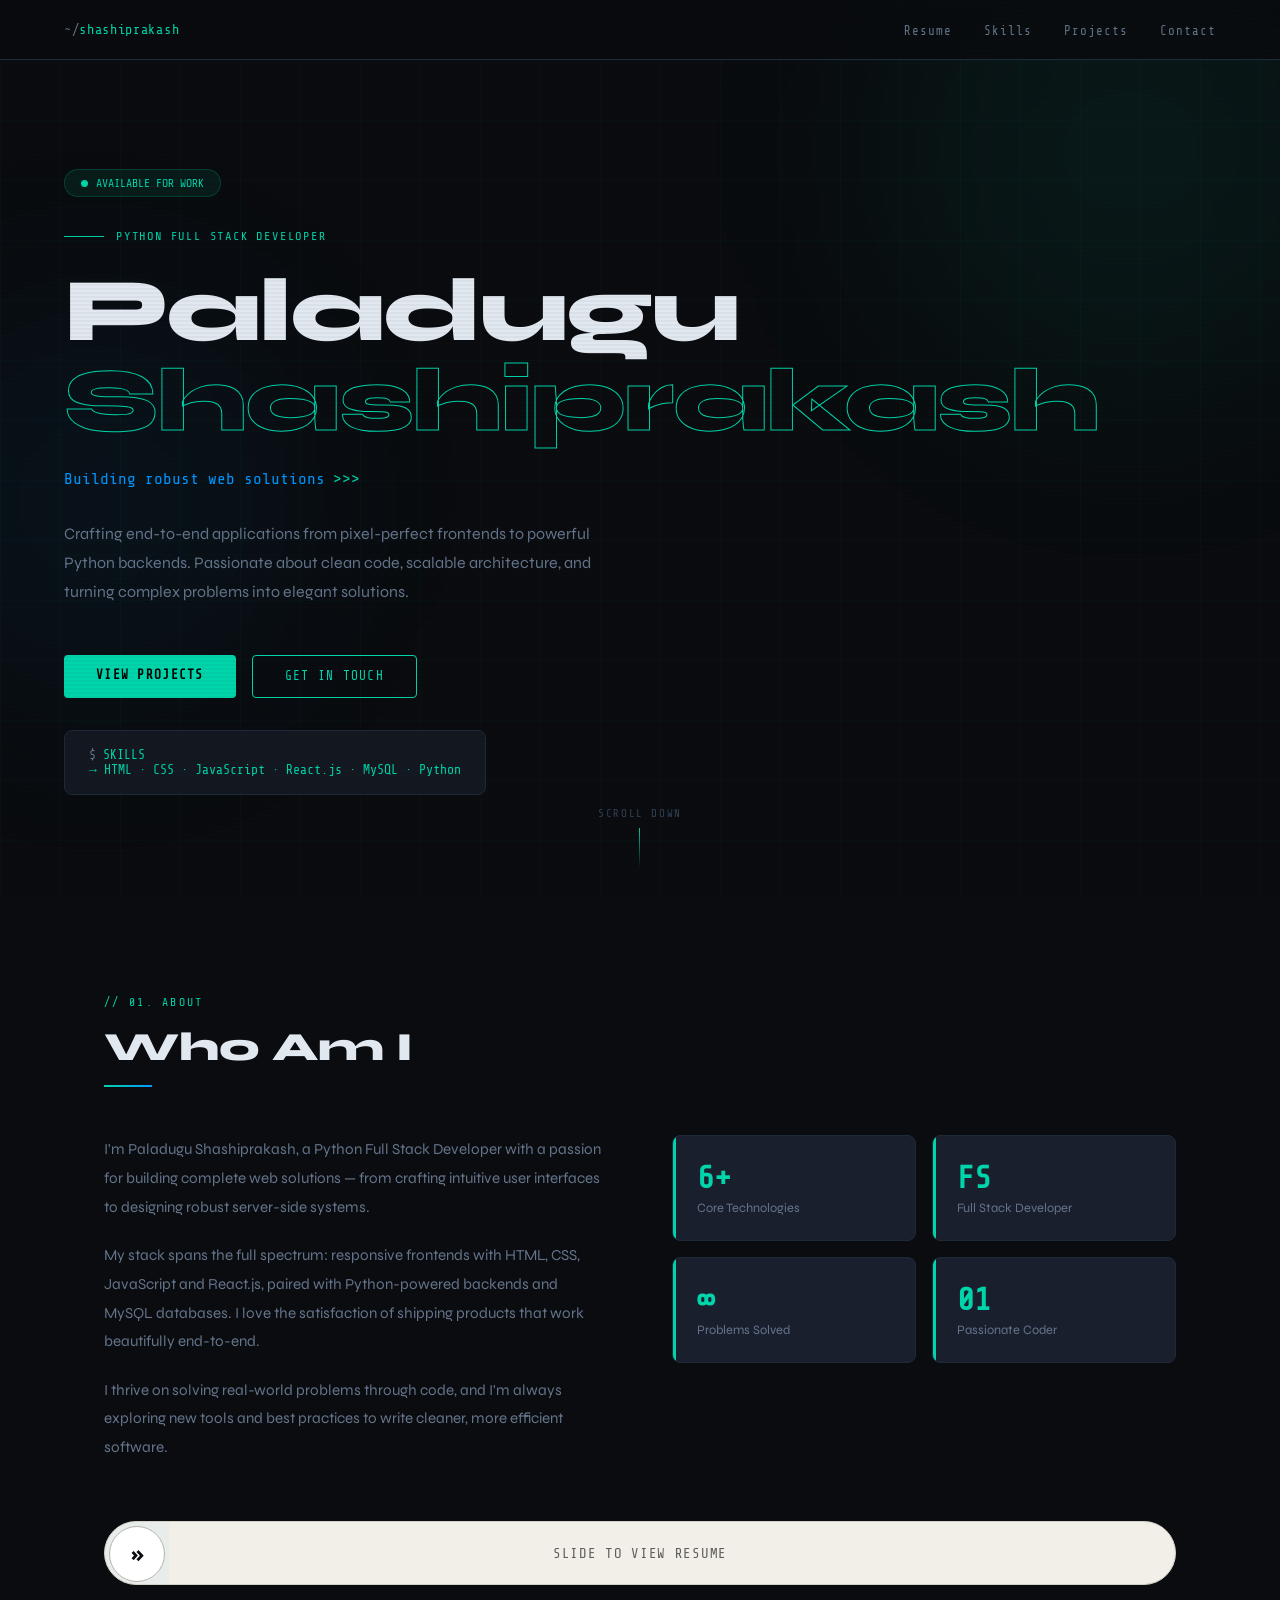
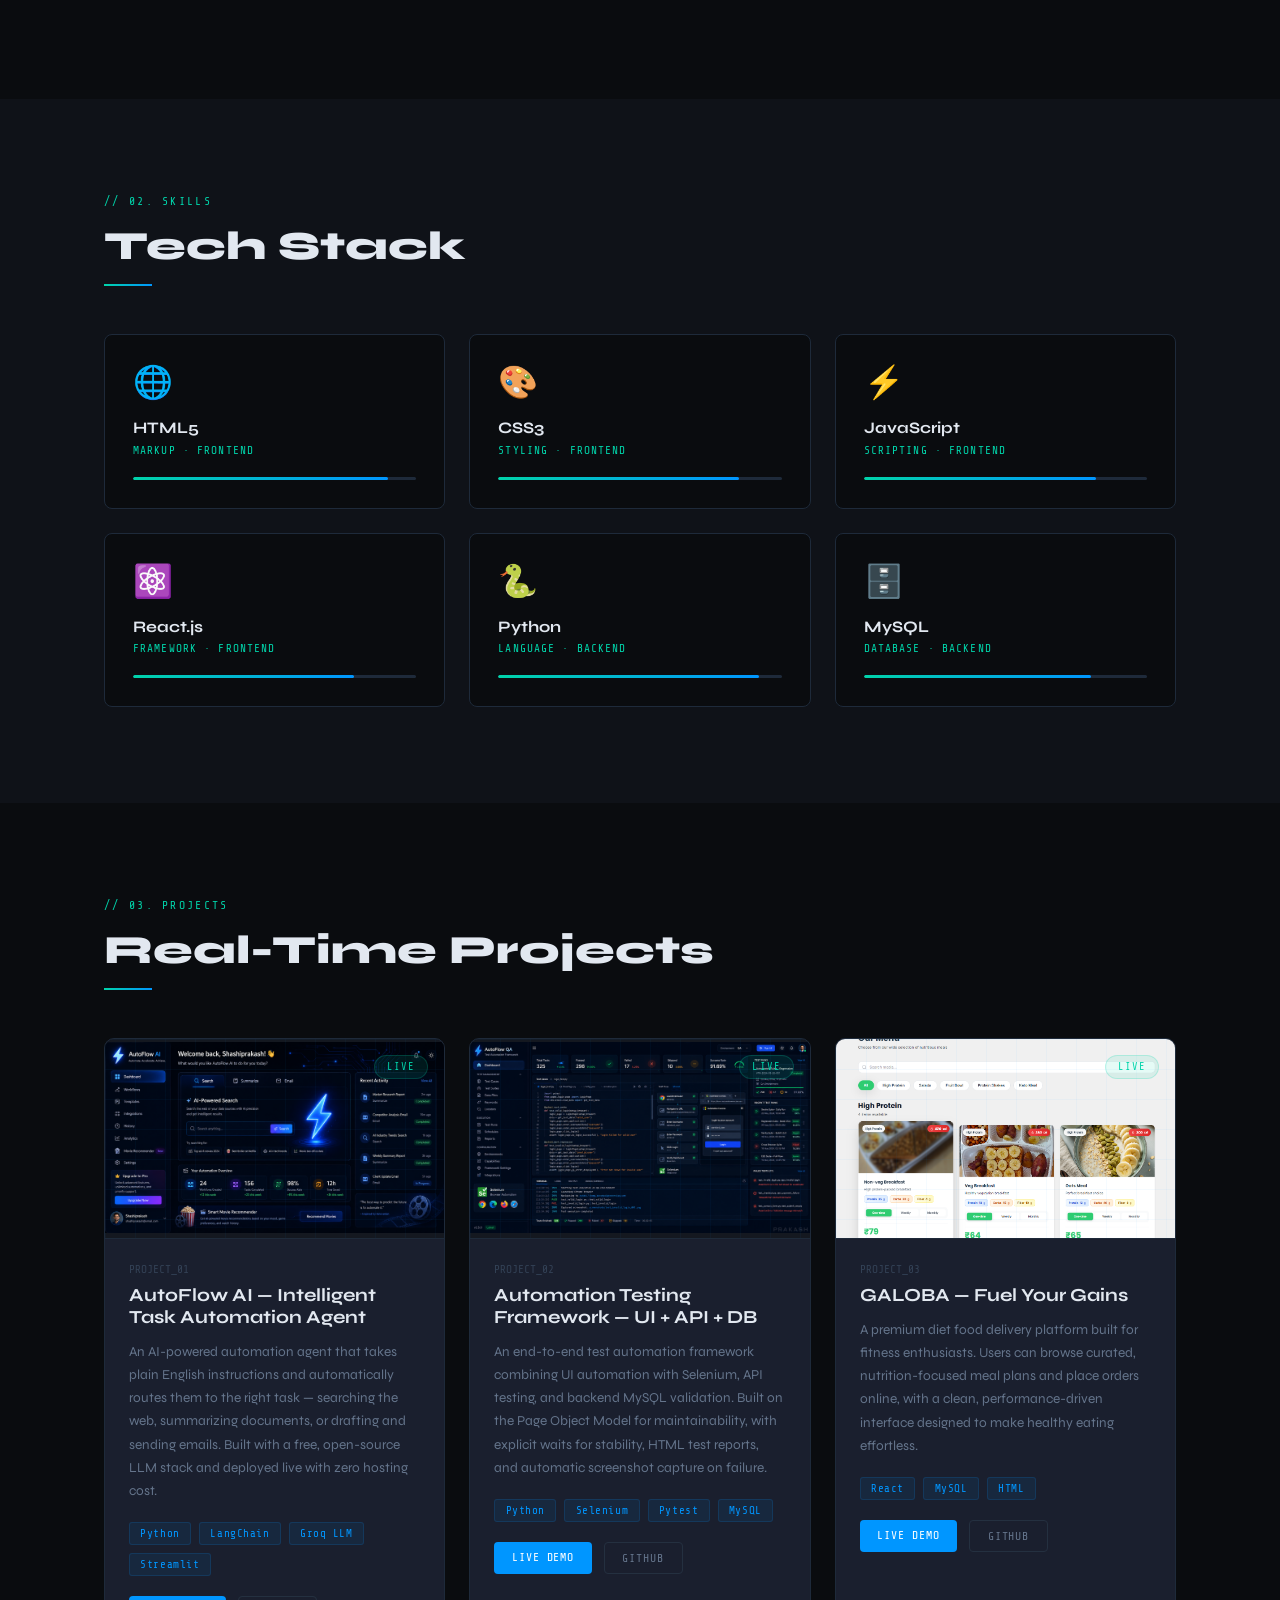
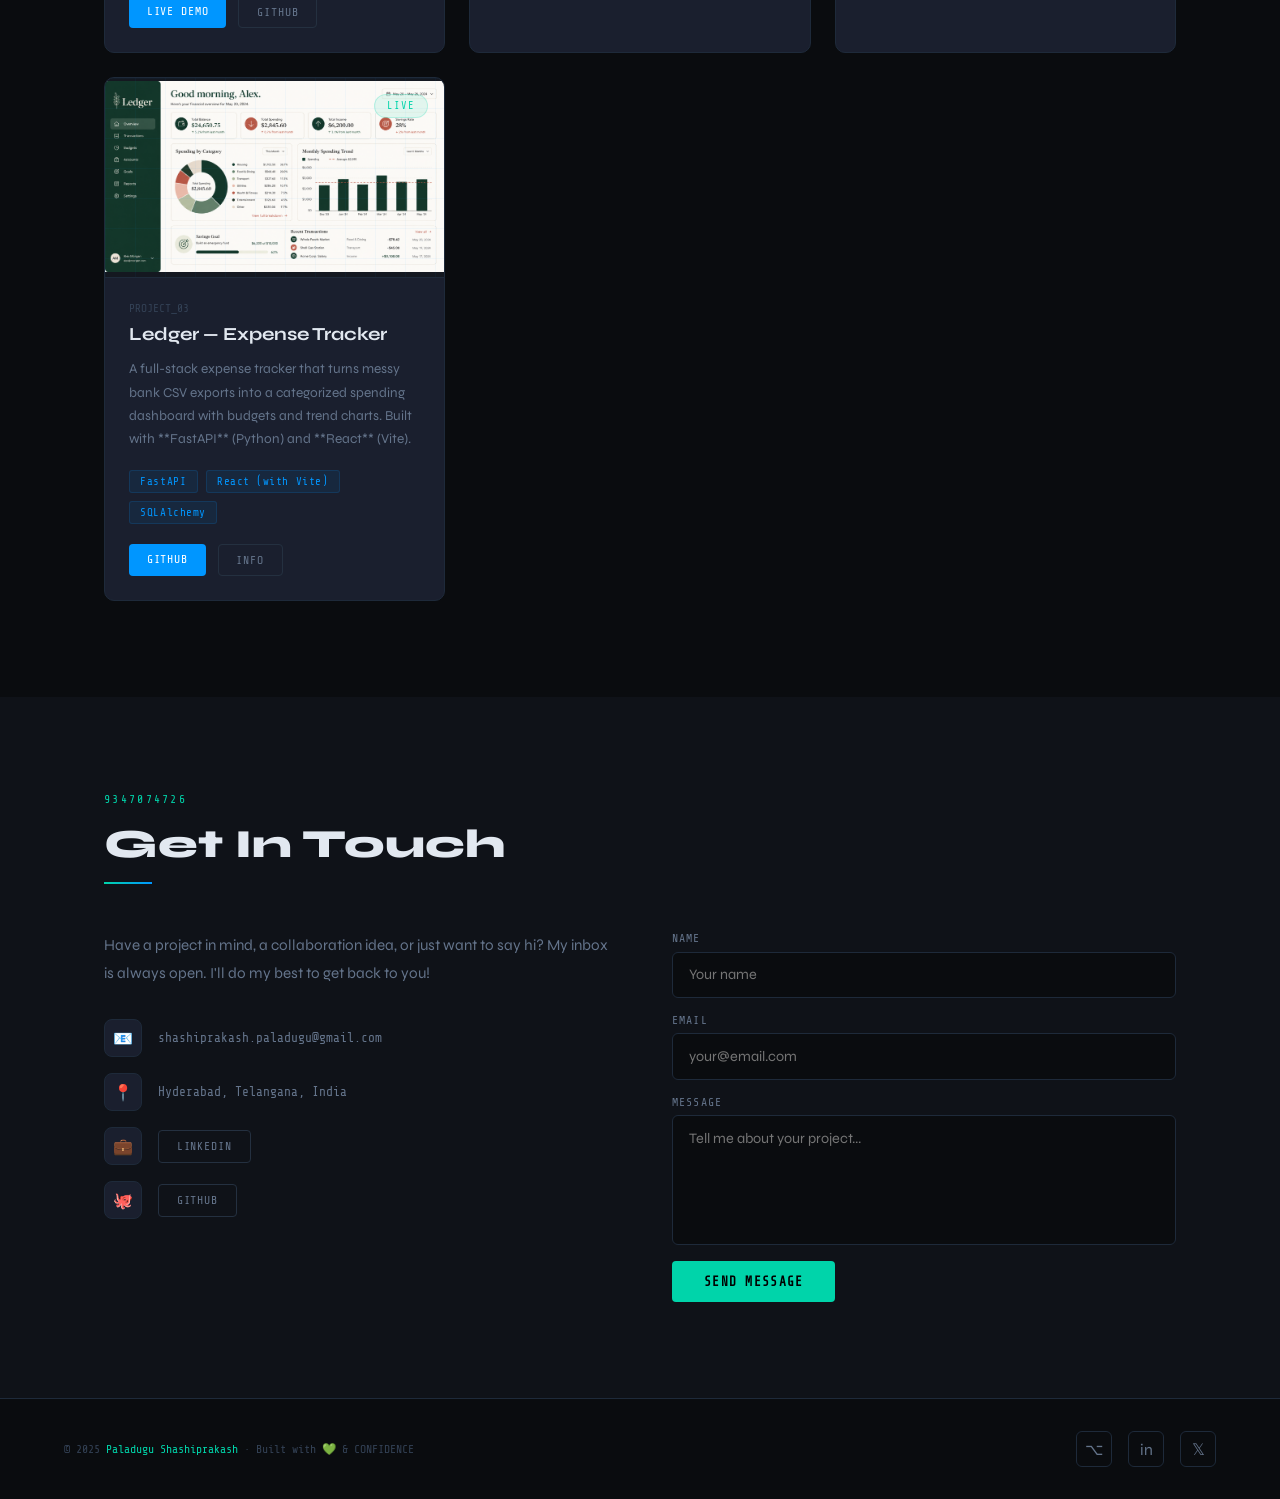
<file: index.html>
<!DOCTYPE html>
<html lang="en">
<head>
<meta charset="UTF-8">
<meta name="viewport" content="width=device-width, initial-scale=1.0">
<title>Paladugu Shashiprakash | Python Full Stack Developer</title>
<link href="https://fonts.googleapis.com/css2?family=Share+Tech+Mono&family=Syne:wght@400;600;700;800&display=swap" rel="stylesheet">
<style>
  :root {
    --bg: #0a0c0f;
    --bg2: #0f1218;
    --bg3: #141820;
    --surface: #1a1f2e;
    --border: #1e2a3a;
    --border2: #243040;
    --accent: #00d4aa;
    --accent2: #0096ff;
    --accent3: #7c3aed;
    --text: #e2e8f0;
    --muted: #64748b;
    --dim: #334155;
    --mono: 'Share Tech Mono', monospace;
    --sans: 'Syne', sans-serif;
  }
  *, *::before, *::after { box-sizing: border-box; margin: 0; padding: 0; }
  html { scroll-behavior: smooth; }
  body {
    background: var(--bg);
    color: var(--text);
    font-family: var(--sans);
    overflow-x: hidden;
    cursor: default;
  }

  /* SCANLINES OVERLAY */
  body::before {
    content: '';
    position: fixed;
    inset: 0;
    background: repeating-linear-gradient(0deg, transparent, transparent 2px, rgba(0,0,0,0.03) 2px, rgba(0,0,0,0.03) 4px);
    pointer-events: none;
    z-index: 9999;
  }

  /* GRID BG */
  .grid-bg {
    position: fixed;
    inset: 0;
    background-image:
      linear-gradient(rgba(0,212,170,0.03) 1px, transparent 1px),
      linear-gradient(90deg, rgba(0,212,170,0.03) 1px, transparent 1px);
    background-size: 60px 60px;
    pointer-events: none;
    z-index: 0;
  }

  /* NAV */
  nav {
    position: fixed;
    top: 0; left: 0; right: 0;
    z-index: 100;
    display: flex;
    align-items: center;
    justify-content: space-between;
    padding: 1.25rem 4rem;
    background: rgba(10,12,15,0.85);
    backdrop-filter: blur(12px);
    border-bottom: 1px solid var(--border);
  }
  .nav-logo {
    font-family: var(--mono);
    font-size: 0.85rem;
    color: var(--accent);
    letter-spacing: 0.05em;
  }
  .nav-logo span { color: var(--muted); }
  .nav-links { display: flex; gap: 2rem; list-style: none; }
  .nav-links a {
    font-family: var(--mono);
    font-size: 0.78rem;
    color: var(--muted);
    text-decoration: none;
    letter-spacing: 0.08em;
    transition: color 0.2s;
  }
  .nav-links a:hover { color: var(--accent); }

  /* SECTIONS */
  section { position: relative; z-index: 1; }

  /* HERO */
  #hero {
    min-height: 100vh;
    display: flex;
    align-items: center;
    padding: 8rem 4rem 4rem;
  }
  .hero-inner { max-width: 900px; }
  .hero-tag {
    font-family: var(--mono);
    font-size: 0.75rem;
    color: var(--accent);
    letter-spacing: 0.15em;
    margin-bottom: 1.5rem;
    display: flex;
    align-items: center;
    gap: 0.75rem;
  }
  .hero-tag::before {
    content: '';
    width: 40px; height: 1px;
    background: var(--accent);
  }
  .hero-name {
    font-size: clamp(2.8rem, 7vw, 6rem);
    font-weight: 800;
    line-height: 1;
    letter-spacing: -0.02em;
    margin-bottom: 0.5rem;
  }
  .hero-name .first { color: var(--text); }
  .hero-name .last {
    color: transparent;
    -webkit-text-stroke: 1px var(--accent);
  }
  .hero-role {
    font-family: var(--mono);
    font-size: 1rem;
    color: var(--accent2);
    margin: 1.5rem 0 2rem;
    display: flex;
    align-items: center;
    gap: 0.5rem;
  }
  .blink {
    animation: blink 1s step-end infinite;
    color: var(--accent);
  }
  @keyframes blink { 50% { opacity: 0; } }
  .hero-desc {
    font-size: 1rem;
    color: var(--muted);
    max-width: 560px;
    line-height: 1.8;
    margin-bottom: 3rem;
  }
  .hero-btns { display: flex; gap: 1rem; flex-wrap: wrap; }
  .btn {
    font-family: var(--mono);
    font-size: 0.8rem;
    letter-spacing: 0.1em;
    padding: 0.85rem 2rem;
    border-radius: 4px;
    cursor: pointer;
    text-decoration: none;
    transition: all 0.2s;
    display: inline-block;
  }
  .btn-primary {
    background: var(--accent);
    color: #000;
    border: none;
    font-weight: 600;
  }
  .btn-primary:hover { background: #00f0c0; transform: translateY(-2px); }
  .btn-outline {
    background: transparent;
    color: var(--accent);
    border: 1px solid var(--accent);
  }
  .btn-outline:hover { background: rgba(0,212,170,0.08); transform: translateY(-2px); }

  /* STATUS BADGE */
  .status-badge {
    display: inline-flex;
    align-items: center;
    gap: 0.5rem;
    font-family: var(--mono);
    font-size: 0.72rem;
    color: var(--accent);
    background: rgba(0,212,170,0.08);
    border: 1px solid rgba(0,212,170,0.2);
    padding: 0.4rem 1rem;
    border-radius: 100px;
    margin-bottom: 2rem;
  }
  .status-dot {
    width: 7px; height: 7px;
    background: var(--accent);
    border-radius: 50%;
    animation: pulse 2s ease-in-out infinite;
  }
  @keyframes pulse {
    0%, 100% { opacity: 1; transform: scale(1); }
    50% { opacity: 0.5; transform: scale(0.8); }
  }

  /* SECTION HEADER */
  .section-wrap { padding: 6rem 4rem; max-width: 1200px; margin: 0 auto; }
  .sec-label {
    font-family: var(--mono);
    font-size: 0.72rem;
    color: var(--accent);
    letter-spacing: 0.2em;
    margin-bottom: 1rem;
  }
  .sec-title {
    font-size: 2.5rem;
    font-weight: 800;
    line-height: 1.1;
    margin-bottom: 1rem;
  }
  .sec-line {
    width: 48px; height: 2px;
    background: linear-gradient(90deg, var(--accent), var(--accent2));
    margin-bottom: 3rem;
  }

  /* ABOUT */
  .about-grid {
    display: grid;
    grid-template-columns: 1fr 1fr;
    gap: 4rem;
    align-items: start;
  }
  .about-text p {
    color: var(--muted);
    line-height: 1.9;
    font-size: 0.95rem;
    margin-bottom: 1.2rem;
  }
  .about-stats {
    display: grid;
    grid-template-columns: 1fr 1fr;
    gap: 1rem;
  }
  .stat-box {
    background: var(--surface);
    border: 1px solid var(--border);
    border-radius: 8px;
    padding: 1.5rem;
    position: relative;
    overflow: hidden;
  }
  .stat-box::before {
    content: '';
    position: absolute;
    top: 0; left: 0;
    width: 3px; height: 100%;
    background: var(--accent);
  }
  .stat-num {
    font-size: 2rem;
    font-weight: 800;
    color: var(--accent);
    font-family: var(--mono);
  }
  .stat-label {
    font-size: 0.8rem;
    color: var(--muted);
    margin-top: 0.25rem;
  }
  /* RESUME SLIDER */
.resume-reveal {
  margin-top: 2.5rem;
}
.resume-track {
  position: relative;
  height: 60px;
  background: var(--surface);
  border: 1px solid var(--border);
  border-radius: 30px;
  overflow: hidden;
  user-select: none;
}
.resume-label {
  position: absolute;
  inset: 0;
  display: flex;
  align-items: center;
  justify-content: center;
  font-family: var(--mono);
  font-size: 0.8rem;
  letter-spacing: 0.05em;
  color: var(--muted);
  pointer-events: none;
  text-transform: uppercase;
}
.resume-fill {
  position: absolute;
  top: 0; left: 0;
  height: 100%;
  width: 60px;
  background: var(--accent);
  opacity: 0.15;
  border-radius: 30px 0 0 30px;
}
.resume-handle {
  position: absolute;
  top: 4px; left: 4px;
  width: 52px; height: 52px;
  background: var(--accent);
  color: var(--bg);
  border-radius: 50%;
  display: flex;
  align-items: center;
  justify-content: center;
  font-size: 1.2rem;
  font-weight: 800;
  cursor: grab;
  touch-action: none;
}
.resume-panel {
  margin-top: 1rem;
  max-height: 0;
  opacity: 0;
  overflow: hidden;
  transition: max-height 0.4s ease, opacity 0.4s ease;
  border: 1px solid var(--border);
  border-radius: 8px;
}
.resume-panel-header {
  display: flex;
  justify-content: space-between;
  align-items: center;
  padding: 0.75rem 1.25rem;
  border-bottom: 1px solid var(--border);
  font-family: var(--mono);
  font-size: 0.8rem;
  color: var(--muted);
}
.resume-panel-header a {
  color: var(--accent);
  text-decoration: none;
}
.resume-frame {
  width: 100%;
  height: 600px;
  border: none;
  display: block;
}

  /* SKILLS */
  #skills { background: var(--bg2); }
  .skills-grid {
    display: grid;
    grid-template-columns: repeat(auto-fit, minmax(280px, 1fr));
    gap: 1.5rem;
  }
  .skill-card {
    background: var(--bg);
    border: 1px solid var(--border);
    border-radius: 8px;
    padding: 1.75rem;
    transition: border-color 0.25s, transform 0.25s;
    position: relative;
    overflow: hidden;
  }
  .skill-card::after {
    content: '';
    position: absolute;
    inset: 0;
    background: linear-gradient(135deg, rgba(0,212,170,0.04), transparent);
    opacity: 0;
    transition: opacity 0.25s;
  }
  .skill-card:hover { border-color: rgba(0,212,170,0.4); transform: translateY(-3px); }
  .skill-card:hover::after { opacity: 1; }
  .skill-icon {
    font-size: 2rem;
    margin-bottom: 1rem;
  }
  .skill-name {
    font-size: 1rem;
    font-weight: 700;
    color: var(--text);
    margin-bottom: 0.4rem;
  }
  .skill-type {
    font-family: var(--mono);
    font-size: 0.7rem;
    color: var(--accent);
    letter-spacing: 0.1em;
  }
  .skill-bar-wrap {
    margin-top: 1.25rem;
    background: var(--border);
    height: 3px;
    border-radius: 2px;
    overflow: hidden;
  }
  .skill-bar {
    height: 100%;
    background: linear-gradient(90deg, var(--accent), var(--accent2));
    border-radius: 2px;
    animation: grow 1.5s ease forwards;
    transform-origin: left;
  }
.linkdin,
.github {
  display: inline-flex;
  align-items: center;
  justify-content: center;
  gap: 8px;
  width: 180px;
  height: 44px;
  border-radius: 10px;
  border: 1px solid #444;
  text-decoration: none;
  font-size: 14px;
  font-weight: 500;
  color: #fff;
  transition: opacity 0.2s ease;
}

.linkdin {
  background: #29b166;
}

.github {
  background: #29b166;
}

.linkedin:hover,
.github:hover {
  opacity: 0.85;
}
  @keyframes grow { from { transform: scaleX(0); } to { transform: scaleX(1); } }

  /* PROJECTS */
  .projects-grid {
    display: grid;
    grid-template-columns: repeat(auto-fit, minmax(340px, 1fr));
    gap: 1.5rem;
  }
  .project-card {
    background: var(--surface);
    border: 1px solid var(--border);
    border-radius: 10px;
    overflow: hidden;
    transition: border-color 0.25s, transform 0.25s;
  }
  .project-card:hover { border-color: rgba(0,150,255,0.5); transform: translateY(-4px); }
  .project-img {
    height: 200px;
    background: var(--bg3);
    display: flex;
    align-items: center;
    justify-content: center;
    border-bottom: 1px solid var(--border);
    position: relative;
    overflow: hidden;
  }
  .project-img-placeholder {
    font-family: var(--mono);
    font-size: 0.72rem;
    color: var(--dim);
    letter-spacing: 0.1em;
    text-align: center;
  }
  .project-img::before {
    content: '';
    position: absolute;
    inset: 0;
    background-image:
      linear-gradient(rgba(0,150,255,0.04) 1px, transparent 1px),
      linear-gradient(90deg, rgba(0,150,255,0.04) 1px, transparent 1px);
    background-size: 30px 30px;
  }
  .project-img img {
  width: 100%;
  height: 100%;
  object-fit: cover;
  object-position: center;
}
  .project-badge {
    position: absolute;
    top: 1rem; right: 1rem;
    font-family: var(--mono);
    font-size: 0.65rem;
    letter-spacing: 0.1em;
    padding: 0.3rem 0.75rem;
    border-radius: 100px;
    background: rgba(0,212,170,0.1);
    color: var(--accent);
    border: 1px solid rgba(0,212,170,0.2);
  }
  .project-body { padding: 1.5rem; }
  .project-num {
    font-family: var(--mono);
    font-size: 0.7rem;
    color: var(--dim);
    margin-bottom: 0.5rem;
  }
  .project-title {
    font-size: 1.15rem;
    font-weight: 700;
    color: var(--text);
    margin-bottom: 0.75rem;
  }
  .project-desc {
    font-size: 0.85rem;
    color: var(--muted);
    line-height: 1.7;
    margin-bottom: 1.25rem;
    min-height: 60px;
  }
  .project-tags { display: flex; flex-wrap: wrap; gap: 0.5rem; margin-bottom: 1.25rem; }
  .tag {
    font-family: var(--mono);
    font-size: 0.68rem;
    padding: 0.25rem 0.65rem;
    border-radius: 3px;
    background: rgba(0,150,255,0.08);
    color: var(--accent2);
    border: 1px solid rgba(0,150,255,0.15);
    letter-spacing: 0.05em;
  }
  .project-links { display: flex; gap: 0.75rem; }
  .proj-btn {
    font-family: var(--mono);
    font-size: 0.72rem;
    letter-spacing: 0.08em;
    padding: 0.55rem 1.1rem;
    border-radius: 4px;
    text-decoration: none;
    transition: all 0.2s;
  }
  .proj-btn-solid {
    background: var(--accent2);
    color: #fff;
  }
  .proj-btn-solid:hover { opacity: 0.85; }
  .proj-btn-ghost {
    border: 1px solid var(--border2);
    color: var(--muted);
  }
  .proj-btn-ghost:hover { border-color: var(--accent2); color: var(--accent2); }

  /* CONTACT */
  #contact { background: var(--bg2); }
  .contact-wrap {
    display: grid;
    grid-template-columns: 1fr 1fr;
    gap: 4rem;
    align-items: start;
  }
  .contact-info p {
    color: var(--muted);
    font-size: 0.95rem;
    line-height: 1.8;
    margin-bottom: 2rem;
  }
  .contact-items { display: flex; flex-direction: column; gap: 1rem; }
  .contact-item {
    display: flex;
    align-items: center;
    gap: 1rem;
    font-family: var(--mono);
    font-size: 0.8rem;
    color: var(--muted);
  }
  .contact-item-icon {
    width: 38px; height: 38px;
    background: var(--surface);
    border: 1px solid var(--border);
    border-radius: 8px;
    display: flex;
    align-items: center;
    justify-content: center;
    font-size: 1rem;
    flex-shrink: 0;
  }
  .contact-form { display: flex; flex-direction: column; gap: 1rem; }
  .form-group { display: flex; flex-direction: column; gap: 0.4rem; }
  .form-group label {
    font-family: var(--mono);
    font-size: 0.72rem;
    letter-spacing: 0.1em;
    color: var(--muted);
  }
  .form-group input,
  .form-group textarea {
    background: var(--bg);
    border: 1px solid var(--border);
    border-radius: 6px;
    padding: 0.85rem 1rem;
    color: var(--text);
    font-family: var(--sans);
    font-size: 0.9rem;
    transition: border-color 0.2s;
    resize: none;
    outline: none;
  }
  .form-group input:focus,
  .form-group textarea:focus { border-color: var(--accent); }
  .form-group textarea { min-height: 130px; }

  /* FOOTER */
  footer {
    border-top: 1px solid var(--border);
    padding: 2rem 4rem;
    display: flex;
    justify-content: space-between;
    align-items: center;
    position: relative;
    z-index: 1;
  }
  .footer-copy {
    font-family: var(--mono);
    font-size: 0.72rem;
    color: var(--dim);
  }
  .footer-copy span { color: var(--accent); }
  .socials { display: flex; gap: 1rem; }
  .social-btn {
    width: 36px; height: 36px;
    border: 1px solid var(--border);
    border-radius: 6px;
    display: flex; align-items: center; justify-content: center;
    font-size: 1rem;
    color: var(--muted);
    text-decoration: none;
    transition: all 0.2s;
  }
  .social-btn:hover { border-color: var(--accent); color: var(--accent); }

  /* GLOW ORBS */
  .orb {
    position: fixed;
    border-radius: 50%;
    filter: blur(100px);
    pointer-events: none;
    z-index: 0;
  }
  .orb1 {
    width: 500px; height: 500px;
    background: rgba(0,212,170,0.06);
    top: -100px; right: -100px;
  }
  .orb2 {
    width: 400px; height: 400px;
    background: rgba(0,150,255,0.05);
    bottom: 200px; left: -100px;
  }

  /* TERMINAL LINE */
  .terminal {
    font-family: var(--mono);
    font-size: 0.82rem;
    color: var(--accent);
    background: var(--bg3);
    border: 1px solid var(--border);
    padding: 1rem 1.5rem;
    border-radius: 8px;
    margin-top: 2rem;
    display: inline-block;
  }
  .terminal span { color: var(--muted); }

  /* SCROLL INDICATOR */
  .scroll-hint {
    position: absolute;
    bottom: 2rem;
    left: 50%;
    transform: translateX(-50%);
    font-family: var(--mono);
    font-size: 0.68rem;
    color: var(--dim);
    letter-spacing: 0.15em;
    display: flex;
    flex-direction: column;
    align-items: center;
    gap: 0.5rem;
  }
  .scroll-arrow {
    width: 1px; height: 40px;
    background: linear-gradient(to bottom, var(--accent), transparent);
    animation: scrollDown 1.5s ease-in-out infinite;
  }
  .resume-track {
  position: relative;
  height: 64px;
  background: #f1efe8;
  border-radius: 32px;
  border: 1px solid #d3d1c7;
  overflow: hidden;
  user-select: none;
}
.resume-label {
  position: absolute;
  inset: 0;
  display: flex;
  align-items: center;
  justify-content: center;
  font-size: 14px;
  color: #5f5e5a;
  pointer-events: none;
}
.resume-fill {
  position: absolute;
  top: 0; left: 0;
  height: 100%;
  width: 64px;
  background: #b5d4f4;
  border-radius: 32px 0 0 32px;
}
.resume-handle {
  position: absolute;
  top: 4px; left: 4px;
  width: 56px; height: 56px;
  background: #fff;
  border: 1px solid #b4b2a9;
  border-radius: 50%;
  display: flex; align-items: center; justify-content: center;
  cursor: grab;
  touch-action: none;
}
.resume-panel {
  margin-top: 1rem;
  max-height: 0;
  opacity: 0;
  overflow: hidden;
  transition: max-height 0.4s ease, opacity 0.4s ease;
  border-radius: 12px;
  border: 1px solid #d3d1c7;
}
.resume-panel-header {
  display: flex; justify-content: space-between;
  padding: 0.75rem 1rem;
  border-bottom: 1px solid #d3d1c7;
  font-size: 14px;
}
.resume-frame {
  width: 100%; height: 500px; border: none; display: block;
}

  @keyframes scrollDown {
    0%, 100% { opacity: 0; transform: scaleY(0.5) translateY(-10px); }
    50% { opacity: 1; transform: scaleY(1) translateY(0); }
  }

  /* RESPONSIVE */
  @media (max-width: 768px) {
    nav { padding: 1rem 1.5rem; }
    .nav-links { display: none; }
    #hero { padding: 6rem 1.5rem 3rem; }
    .section-wrap { padding: 4rem 1.5rem; }
    .about-grid, .contact-wrap { grid-template-columns: 1fr; gap: 2rem; }
    footer { padding: 1.5rem; flex-direction: column; gap: 1rem; }
  }
</style>
</head>
<body>

<div class="grid-bg"></div>
<div class="orb orb1"></div>
<div class="orb orb2"></div>

<!-- NAV -->
<nav>
  <div class="nav-logo"><span>~/</span>shashiprakash</div>
  <ul class="nav-links">
    <li><a href="#about">Resume</a></li>
    <li><a href="#skills">Skills</a></li>
    <li><a href="#projects">Projects</a></li>
    <li><a href="#contact">Contact</a></li>
  </ul>
</nav>

<!-- HERO -->
<section id="hero">
  <div class="hero-inner">
    <div class="status-badge">
      <div class="status-dot"></div>
      AVAILABLE FOR WORK
    </div>
    <div class="hero-tag">PYTHON FULL STACK DEVELOPER</div>
    <h1 class="hero-name">
      <span class="first">Paladugu<br></span>
      <span class="last">Shashiprakash</span>
    </h1>
    <div class="hero-role">
       Building robust web solutions<span class="blink">>>></span>
    </div>
    <p class="hero-desc">
      Crafting end-to-end applications from pixel-perfect frontends to powerful Python backends. Passionate about clean code, scalable architecture, and turning complex problems into elegant solutions.
    </p>
    <div class="hero-btns">
      <a href="#projects" class="btn btn-primary">VIEW PROJECTS</a>
      <a href="#contact" class="btn btn-outline">GET IN TOUCH</a>
    </div>
    <div class="terminal">
      <span>$ </span>SKILLS<br>
      <span style="color:#00d4aa;">→ </span>HTML · CSS · JavaScript · React.js · MySQL · Python
    </div>
  </div>
  <div class="scroll-hint">
    SCROLL DOWN
    <div class="scroll-arrow"></div>
  </div>
</section>

<!-- ABOUT -->
        <section id="about">
  <div class="section-wrap">
    <div class="sec-label">// 01. ABOUT</div>
    <h2 class="sec-title">Who Am I</h2>
    <div class="sec-line"></div>
    <div class="about-grid">
      <div class="about-text">
        <p>
          I'm Paladugu Shashiprakash, a Python Full Stack Developer with a passion for building complete web solutions — from crafting intuitive user interfaces to designing robust server-side systems.
        </p>
        <p>
          My stack spans the full spectrum: responsive frontends with HTML, CSS, JavaScript and React.js, paired with Python-powered backends and MySQL databases. I love the satisfaction of shipping products that work beautifully end-to-end.
        </p>
        <p>
          I thrive on solving real-world problems through code, and I'm always exploring new tools and best practices to write cleaner, more efficient software.
        </p>
      </div>
      <div class="about-stats">
        <div class="stat-box">
          <div class="stat-num">6+</div>
          <div class="stat-label">Core Technologies</div>
        </div>
        <div class="stat-box">
          <div class="stat-num">FS</div>
          <div class="stat-label">Full Stack Developer</div>
        </div>
        <div class="stat-box">
          <div class="stat-num">∞</div>
          <div class="stat-label">Problems Solved</div>
        </div>
        <div class="stat-box">
          <div class="stat-num">01</div>
          <div class="stat-label">Passionate Coder</div>
        </div>
      </div>
    </div>

    <div class="resume-reveal">
      <div id="resume-track" class="resume-track">
        <div id="resume-label" class="resume-label">slide to view resume</div>
        <div id="resume-fill" class="resume-fill"></div>
        <div id="resume-handle" class="resume-handle">»</div>
      </div>

      <div id="resume-panel" class="resume-panel">
        <div class="resume-panel-header">
          <span>resume.pdf</span>
          <a href="resumepsp.pdf" download>Download</a>
        </div>
        <iframe src="resumepsp.pdf" class="resume-frame"></iframe>
      </div>
    </div>
  </div>
</section>


<!-- SKILLS -->
<section id="skills">
  <div class="section-wrap">
    <div class="sec-label">// 02. SKILLS</div>
    <h2 class="sec-title">Tech Stack</h2>
    <div class="sec-line"></div>
    <div class="skills-grid">
      <div class="skill-card">
        <div class="skill-icon">🌐</div>
        <div class="skill-name">HTML5</div>
        <div class="skill-type">MARKUP · FRONTEND</div>
        <div class="skill-bar-wrap"><div class="skill-bar" style="width:90%"></div></div>
      </div>
      <div class="skill-card">
        <div class="skill-icon">🎨</div>
        <div class="skill-name">CSS3</div>
        <div class="skill-type">STYLING · FRONTEND</div>
        <div class="skill-bar-wrap"><div class="skill-bar" style="width:85%"></div></div>
      </div>
      <div class="skill-card">
        <div class="skill-icon">⚡</div>
        <div class="skill-name">JavaScript</div>
        <div class="skill-type">SCRIPTING · FRONTEND</div>
        <div class="skill-bar-wrap"><div class="skill-bar" style="width:82%"></div></div>
      </div>
      <div class="skill-card">
        <div class="skill-icon">⚛️</div>
        <div class="skill-name">React.js</div>
        <div class="skill-type">FRAMEWORK · FRONTEND</div>
        <div class="skill-bar-wrap"><div class="skill-bar" style="width:78%"></div></div>
      </div>
      <div class="skill-card">
        <div class="skill-icon">🐍</div>
        <div class="skill-name">Python</div>
        <div class="skill-type">LANGUAGE · BACKEND</div>
        <div class="skill-bar-wrap"><div class="skill-bar" style="width:92%"></div></div>
      </div>
      <div class="skill-card">
        <div class="skill-icon">🗄️</div>
        <div class="skill-name">MySQL</div>
        <div class="skill-type">DATABASE · BACKEND</div>
        <div class="skill-bar-wrap"><div class="skill-bar" style="width:80%"></div></div>
      </div>
    </div>
  </div>
</section>

<!-- PROJECTS -->
<section id="projects">
  <div class="section-wrap">
    <div class="sec-label">// 03. PROJECTS</div>
    <h2 class="sec-title">Real-Time Projects</h2>
    <div class="sec-line"></div>
    <div class="projects-grid">

      <!-- PROJECT 1 -->
             <!-- PROJECT 1 -->
      <div class="project-card">
        <div class="project-img">
          <div class="project-img-placeholder"><img src="proj01.png"></div>
          <div class="project-badge">LIVE</div>
        </div>
        <div class="project-body">
          <div class="project-num">PROJECT_01</div>
          <div class="project-title">AutoFlow AI — Intelligent Task Automation Agent</div>
          <div class="project-desc">An AI-powered automation agent that takes plain English instructions and automatically routes them to the right task — searching the web, summarizing documents, or drafting and sending emails. Built with a free, open-source LLM stack and deployed live with zero hosting cost.</div>
          <div class="project-tags">
            <span class="tag">Python</span>
            <span class="tag">LangChain</span>
            <span class="tag">Groq LLM</span>
            <span class="tag">Streamlit</span>
          </div>
          <div class="project-links">
            <a href="https://autoflow-ai-4dmfc3hekpam9zhlxpdmbh.streamlit.app/" class="proj-btn proj-btn-solid">LIVE DEMO</a>
            <a href="https://github.com/shashiprakash833/autoflow-ai" class="proj-btn proj-btn-ghost">GITHUB</a>
          </div>
        </div>
      </div>

      <!-- PROJECT 2 -->
            <div class="project-card">
        <div class="project-img">
          <div class="project-img-placeholder"><img src="proj02.png"></div>
          <div class="project-badge">LIVE</div>
        </div>
        <div class="project-body">
          <div class="project-num">PROJECT_02</div>
          <div class="project-title">Automation Testing Framework — UI + API + DB</div>
          <div class="project-desc">An end-to-end test automation framework combining UI automation with Selenium, API testing, and backend MySQL validation. Built on the Page Object Model for maintainability, with explicit waits for stability, HTML test reports, and automatic screenshot capture on failure.</div>
          <div class="project-tags">
            <span class="tag">Python</span>
            <span class="tag">Selenium</span>
            <span class="tag">Pytest</span>
            <span class="tag">MySQL</span>
          </div>
          <div class="project-links">
            <a href="https://shashiprakash833.github.io/automation_testing-page/" class="proj-btn proj-btn-solid">LIVE DEMO</a>
            <a href="https://github.com/shashiprakash833/automation-framework" class="proj-btn proj-btn-ghost">GITHUB</a>
          </div>
        </div>
      </div>

      <!-- PROJECT 3 -->
          <div class="project-card">
        <div class="project-img">
          <div class="project-img-placeholder"><img src="proj03.png"></div>
          <div class="project-badge">LIVE</div>
        </div>
        <div class="project-body">
          <div class="project-num">PROJECT_03</div>
          <div class="project-title">GALOBA — Fuel Your Gains</div>
          <div class="project-desc">A premium diet food delivery platform built for fitness enthusiasts. Users can browse curated, nutrition-focused meal plans and place orders online, with a clean, performance-driven interface designed to make healthy eating effortless.</div>
          <div class="project-tags">
            <span class="tag">React</span>
            <span class="tag">MySQL</span>
            <span class="tag">HTML</span>
          </div>
          <div class="project-links">
            <a href="https://galoba.in/" class="proj-btn proj-btn-solid">LIVE DEMO</a>
            <a href="#" class="proj-btn proj-btn-ghost">GITHUB</a>
          </div>
        </div>
      </div>

      <!-- PROJECT 4 -->
           <div class="project-card">
        <div class="project-img">
          <div class="project-img-placeholder"><img src="ledger.png"></div>
          <div class="project-badge">LIVE</div>
        </div>
        <div class="project-body">
          <div class="project-num">PROJECT_03</div>
          <div class="project-title">Ledger — Expense Tracker</div>
          <div class="project-desc">A full-stack expense tracker that turns messy bank CSV exports into a categorized
            spending dashboard with budgets and trend charts. Built with **FastAPI** (Python)
          and **React** (Vite).</div>
          <div class="project-tags">
            <span class="tag">FastAPI</span>
            <span class="tag">React (with Vite)</span>
            <span class="tag">SQLAlchemy</span>
          </div>
          <div class="project-links">
            <a href="https://github.com/shashiprakash833/ledger-expense-tracker" class="proj-btn proj-btn-solid">GITHUB</a>
            <a href="https://github.com/shashiprakash833/ledger-expense-tracker/blob/main/README.md" class="proj-btn proj-btn-ghost">INFO</a>
          </div>
        </div>
      </div>

    </div>
  </div>
</section>

<!-- CONTACT -->
<section id="contact">
  <div class="section-wrap">
    <div class="sec-label">9347074726</div>
    <h2 class="sec-title">Get In Touch</h2>
    <div class="sec-line"></div>
    <div class="contact-wrap">
      <div class="contact-info">
        <p>
          Have a project in mind, a collaboration idea, or just want to say hi? My inbox is always open. I'll do my best to get back to you!
        </p>
        <div class="contact-items">
          <div class="contact-item">
            <div class="contact-item-icon">📧</div>
            <span>shashiprakash.paladugu@gmail.com</span>
          </div>
          <div class="contact-item">
            <div class="contact-item-icon">📍</div>
            <span>Hyderabad, Telangana, India</span>
          </div>
          <div class="contact-item">
            <div class="contact-item-icon">💼</div>
            <a href="https://www.linkedin.com/in/shashiprakash-paladugu-baa0121b2/" class="proj-btn proj-btn-ghost">LINKEDIN</a>
          </div>
          <div class="contact-item">
            <div class="contact-item-icon">🐙</div>
          <a href="https://github.com/shashiprakash833" class="proj-btn proj-btn-ghost">GITHUB</a>
            
          </div>
        </div>
      </div>
          <form class="contact-form" action="https://api.web3forms.com/submit" method="POST">
        <input type="hidden" name="access_key" value="23745cf8-5222-449e-b31a-7271427a5a46">
        <div class="form-group">
          <label>NAME</label>
          <input type="text" name="name" placeholder="Your name" required>
        </div>
        <div class="form-group">
          <label>EMAIL</label>
          <input type="email" name="email" placeholder="your@email.com" required>
        </div>
        <div class="form-group">
          <label>MESSAGE</label>
          <textarea name="message" placeholder="Tell me about your project..." required></textarea>
        </div>
        <button type="submit" class="btn btn-primary" style="align-self:flex-start; border:none; cursor:pointer;">SEND MESSAGE</button>
      </form>
  </div>
</section>

<!-- FOOTER -->
<footer>
  <div class="footer-copy">
    © 2025 <span>Paladugu Shashiprakash</span> · Built with 💚 &amp; CONFIDENCE
  </div>
  <div class="socials">
    <a href="https://github.com/shashiprakash833" class="social-btn" title="GitHub">⌥</a>
    <a href="https://www.linkedin.com/in/shashiprakash-paladugu-baa0121b2/" class="social-btn" title="LinkedIn">in</a>
    <a href="#" class="social-btn" title="Twitter">𝕏</a>
  </div>
</footer>
<script src="js.js"></script>
</body>
</html>
</file>
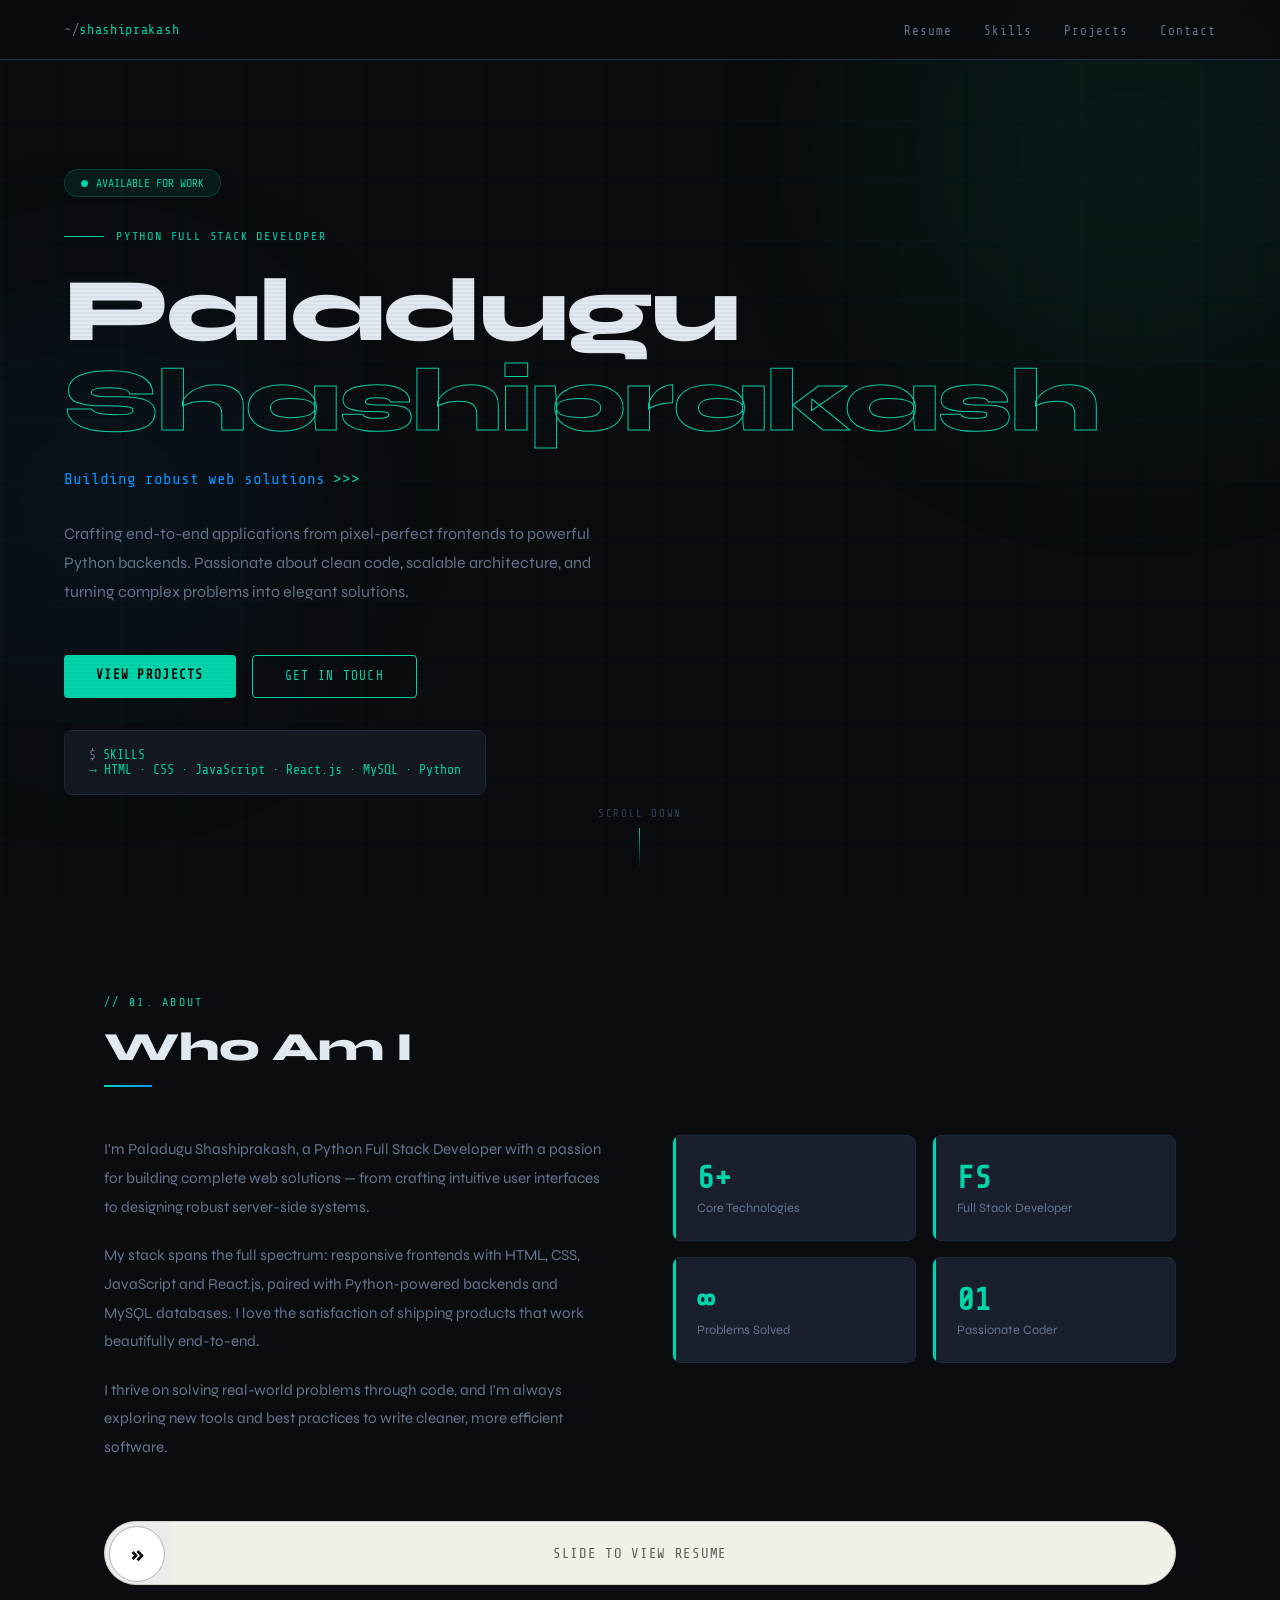
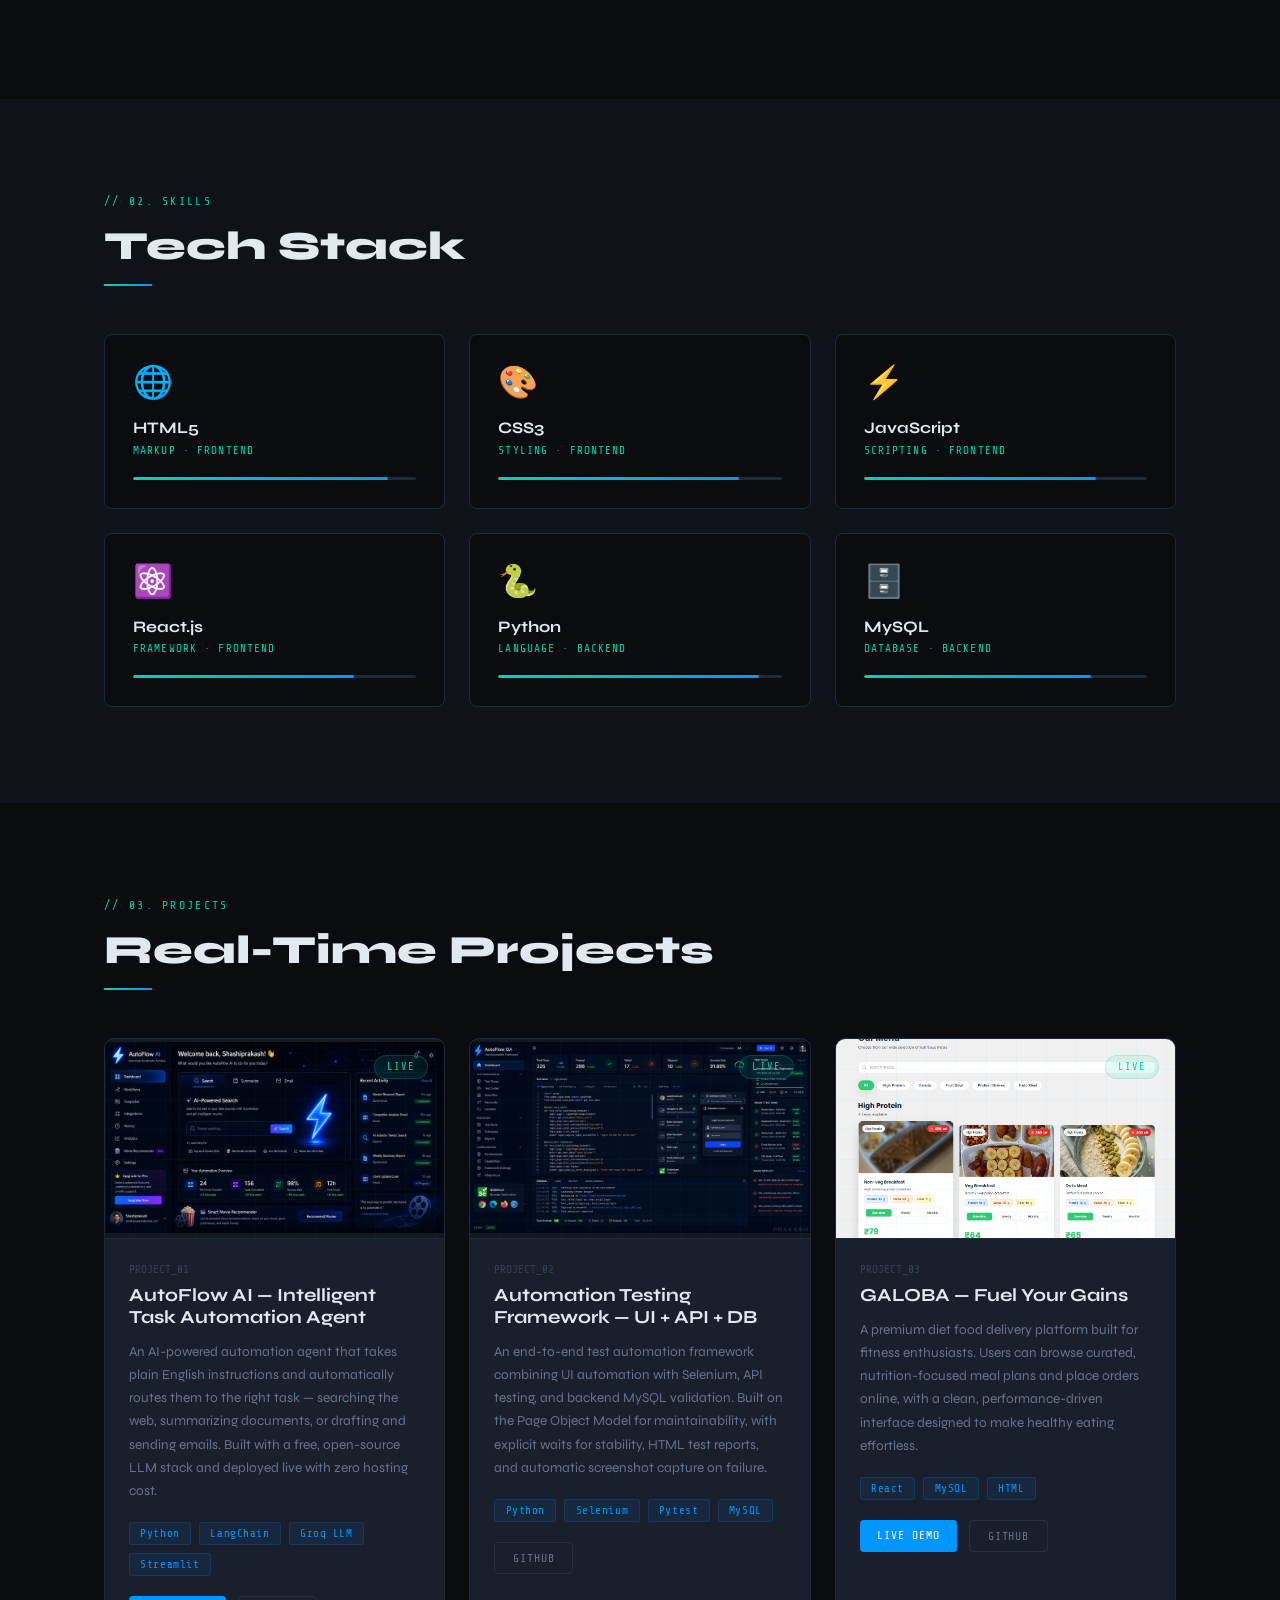
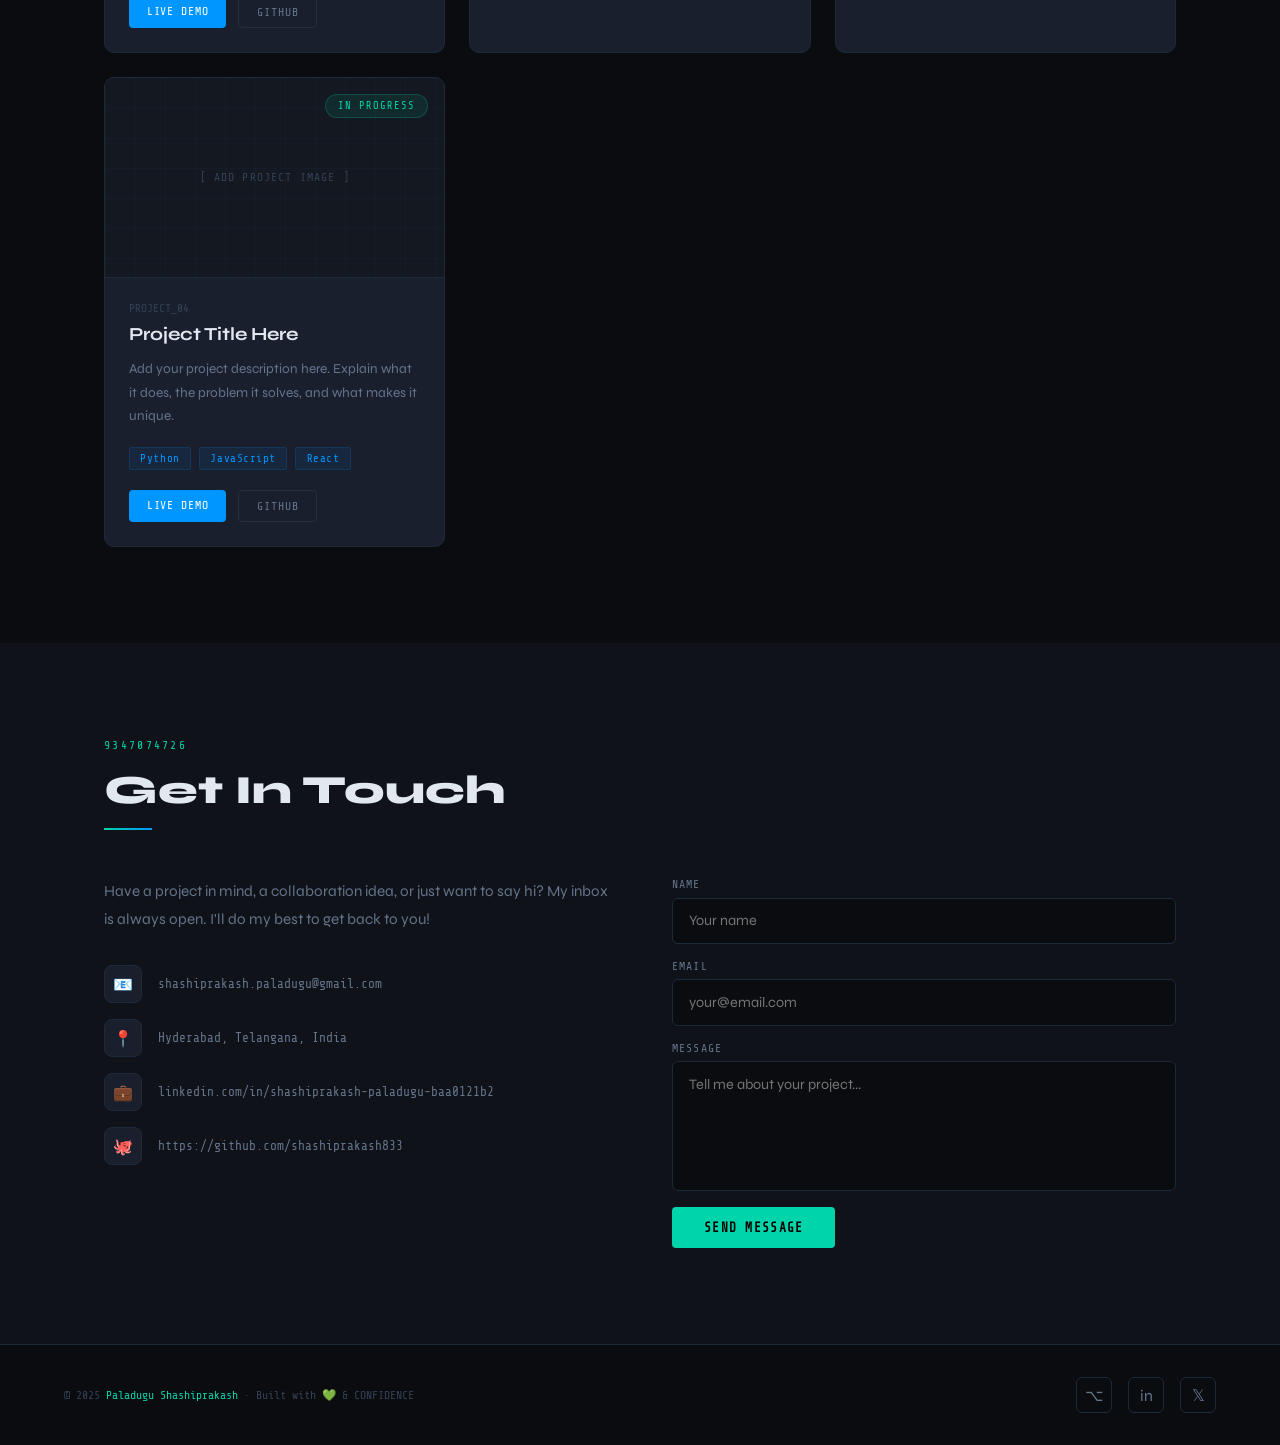
<file: portfolio.html>
<!DOCTYPE html>
<html lang="en">
<head>
<meta charset="UTF-8">
<meta name="viewport" content="width=device-width, initial-scale=1.0">
<title>Paladugu Shashiprakash | Python Full Stack Developer</title>
<link href="https://fonts.googleapis.com/css2?family=Share+Tech+Mono&family=Syne:wght@400;600;700;800&display=swap" rel="stylesheet">
<style>
  :root {
    --bg: #0a0c0f;
    --bg2: #0f1218;
    --bg3: #141820;
    --surface: #1a1f2e;
    --border: #1e2a3a;
    --border2: #243040;
    --accent: #00d4aa;
    --accent2: #0096ff;
    --accent3: #7c3aed;
    --text: #e2e8f0;
    --muted: #64748b;
    --dim: #334155;
    --mono: 'Share Tech Mono', monospace;
    --sans: 'Syne', sans-serif;
  }
  *, *::before, *::after { box-sizing: border-box; margin: 0; padding: 0; }
  html { scroll-behavior: smooth; }
  body {
    background: var(--bg);
    color: var(--text);
    font-family: var(--sans);
    overflow-x: hidden;
    cursor: default;
  }

  /* SCANLINES OVERLAY */
  body::before {
    content: '';
    position: fixed;
    inset: 0;
    background: repeating-linear-gradient(0deg, transparent, transparent 2px, rgba(0,0,0,0.03) 2px, rgba(0,0,0,0.03) 4px);
    pointer-events: none;
    z-index: 9999;
  }

  /* GRID BG */
  .grid-bg {
    position: fixed;
    inset: 0;
    background-image:
      linear-gradient(rgba(0,212,170,0.03) 1px, transparent 1px),
      linear-gradient(90deg, rgba(0,212,170,0.03) 1px, transparent 1px);
    background-size: 60px 60px;
    pointer-events: none;
    z-index: 0;
  }

  /* NAV */
  nav {
    position: fixed;
    top: 0; left: 0; right: 0;
    z-index: 100;
    display: flex;
    align-items: center;
    justify-content: space-between;
    padding: 1.25rem 4rem;
    background: rgba(10,12,15,0.85);
    backdrop-filter: blur(12px);
    border-bottom: 1px solid var(--border);
  }
  .nav-logo {
    font-family: var(--mono);
    font-size: 0.85rem;
    color: var(--accent);
    letter-spacing: 0.05em;
  }
  .nav-logo span { color: var(--muted); }
  .nav-links { display: flex; gap: 2rem; list-style: none; }
  .nav-links a {
    font-family: var(--mono);
    font-size: 0.78rem;
    color: var(--muted);
    text-decoration: none;
    letter-spacing: 0.08em;
    transition: color 0.2s;
  }
  .nav-links a:hover { color: var(--accent); }

  /* SECTIONS */
  section { position: relative; z-index: 1; }

  /* HERO */
  #hero {
    min-height: 100vh;
    display: flex;
    align-items: center;
    padding: 8rem 4rem 4rem;
  }
  .hero-inner { max-width: 900px; }
  .hero-tag {
    font-family: var(--mono);
    font-size: 0.75rem;
    color: var(--accent);
    letter-spacing: 0.15em;
    margin-bottom: 1.5rem;
    display: flex;
    align-items: center;
    gap: 0.75rem;
  }
  .hero-tag::before {
    content: '';
    width: 40px; height: 1px;
    background: var(--accent);
  }
  .hero-name {
    font-size: clamp(2.8rem, 7vw, 6rem);
    font-weight: 800;
    line-height: 1;
    letter-spacing: -0.02em;
    margin-bottom: 0.5rem;
  }
  .hero-name .first { color: var(--text); }
  .hero-name .last {
    color: transparent;
    -webkit-text-stroke: 1px var(--accent);
  }
  .hero-role {
    font-family: var(--mono);
    font-size: 1rem;
    color: var(--accent2);
    margin: 1.5rem 0 2rem;
    display: flex;
    align-items: center;
    gap: 0.5rem;
  }
  .blink {
    animation: blink 1s step-end infinite;
    color: var(--accent);
  }
  @keyframes blink { 50% { opacity: 0; } }
  .hero-desc {
    font-size: 1rem;
    color: var(--muted);
    max-width: 560px;
    line-height: 1.8;
    margin-bottom: 3rem;
  }
  .hero-btns { display: flex; gap: 1rem; flex-wrap: wrap; }
  .btn {
    font-family: var(--mono);
    font-size: 0.8rem;
    letter-spacing: 0.1em;
    padding: 0.85rem 2rem;
    border-radius: 4px;
    cursor: pointer;
    text-decoration: none;
    transition: all 0.2s;
    display: inline-block;
  }
  .btn-primary {
    background: var(--accent);
    color: #000;
    border: none;
    font-weight: 600;
  }
  .btn-primary:hover { background: #00f0c0; transform: translateY(-2px); }
  .btn-outline {
    background: transparent;
    color: var(--accent);
    border: 1px solid var(--accent);
  }
  .btn-outline:hover { background: rgba(0,212,170,0.08); transform: translateY(-2px); }

  /* STATUS BADGE */
  .status-badge {
    display: inline-flex;
    align-items: center;
    gap: 0.5rem;
    font-family: var(--mono);
    font-size: 0.72rem;
    color: var(--accent);
    background: rgba(0,212,170,0.08);
    border: 1px solid rgba(0,212,170,0.2);
    padding: 0.4rem 1rem;
    border-radius: 100px;
    margin-bottom: 2rem;
  }
  .status-dot {
    width: 7px; height: 7px;
    background: var(--accent);
    border-radius: 50%;
    animation: pulse 2s ease-in-out infinite;
  }
  @keyframes pulse {
    0%, 100% { opacity: 1; transform: scale(1); }
    50% { opacity: 0.5; transform: scale(0.8); }
  }

  /* SECTION HEADER */
  .section-wrap { padding: 6rem 4rem; max-width: 1200px; margin: 0 auto; }
  .sec-label {
    font-family: var(--mono);
    font-size: 0.72rem;
    color: var(--accent);
    letter-spacing: 0.2em;
    margin-bottom: 1rem;
  }
  .sec-title {
    font-size: 2.5rem;
    font-weight: 800;
    line-height: 1.1;
    margin-bottom: 1rem;
  }
  .sec-line {
    width: 48px; height: 2px;
    background: linear-gradient(90deg, var(--accent), var(--accent2));
    margin-bottom: 3rem;
  }

  /* ABOUT */
  .about-grid {
    display: grid;
    grid-template-columns: 1fr 1fr;
    gap: 4rem;
    align-items: start;
  }
  .about-text p {
    color: var(--muted);
    line-height: 1.9;
    font-size: 0.95rem;
    margin-bottom: 1.2rem;
  }
  .about-stats {
    display: grid;
    grid-template-columns: 1fr 1fr;
    gap: 1rem;
  }
  .stat-box {
    background: var(--surface);
    border: 1px solid var(--border);
    border-radius: 8px;
    padding: 1.5rem;
    position: relative;
    overflow: hidden;
  }
  .stat-box::before {
    content: '';
    position: absolute;
    top: 0; left: 0;
    width: 3px; height: 100%;
    background: var(--accent);
  }
  .stat-num {
    font-size: 2rem;
    font-weight: 800;
    color: var(--accent);
    font-family: var(--mono);
  }
  .stat-label {
    font-size: 0.8rem;
    color: var(--muted);
    margin-top: 0.25rem;
  }
  /* RESUME SLIDER */
.resume-reveal {
  margin-top: 2.5rem;
}
.resume-track {
  position: relative;
  height: 60px;
  background: var(--surface);
  border: 1px solid var(--border);
  border-radius: 30px;
  overflow: hidden;
  user-select: none;
}
.resume-label {
  position: absolute;
  inset: 0;
  display: flex;
  align-items: center;
  justify-content: center;
  font-family: var(--mono);
  font-size: 0.8rem;
  letter-spacing: 0.05em;
  color: var(--muted);
  pointer-events: none;
  text-transform: uppercase;
}
.resume-fill {
  position: absolute;
  top: 0; left: 0;
  height: 100%;
  width: 60px;
  background: var(--accent);
  opacity: 0.15;
  border-radius: 30px 0 0 30px;
}
.resume-handle {
  position: absolute;
  top: 4px; left: 4px;
  width: 52px; height: 52px;
  background: var(--accent);
  color: var(--bg);
  border-radius: 50%;
  display: flex;
  align-items: center;
  justify-content: center;
  font-size: 1.2rem;
  font-weight: 800;
  cursor: grab;
  touch-action: none;
}
.resume-panel {
  margin-top: 1rem;
  max-height: 0;
  opacity: 0;
  overflow: hidden;
  transition: max-height 0.4s ease, opacity 0.4s ease;
  border: 1px solid var(--border);
  border-radius: 8px;
}
.resume-panel-header {
  display: flex;
  justify-content: space-between;
  align-items: center;
  padding: 0.75rem 1.25rem;
  border-bottom: 1px solid var(--border);
  font-family: var(--mono);
  font-size: 0.8rem;
  color: var(--muted);
}
.resume-panel-header a {
  color: var(--accent);
  text-decoration: none;
}
.resume-frame {
  width: 100%;
  height: 600px;
  border: none;
  display: block;
}

  /* SKILLS */
  #skills { background: var(--bg2); }
  .skills-grid {
    display: grid;
    grid-template-columns: repeat(auto-fit, minmax(280px, 1fr));
    gap: 1.5rem;
  }
  .skill-card {
    background: var(--bg);
    border: 1px solid var(--border);
    border-radius: 8px;
    padding: 1.75rem;
    transition: border-color 0.25s, transform 0.25s;
    position: relative;
    overflow: hidden;
  }
  .skill-card::after {
    content: '';
    position: absolute;
    inset: 0;
    background: linear-gradient(135deg, rgba(0,212,170,0.04), transparent);
    opacity: 0;
    transition: opacity 0.25s;
  }
  .skill-card:hover { border-color: rgba(0,212,170,0.4); transform: translateY(-3px); }
  .skill-card:hover::after { opacity: 1; }
  .skill-icon {
    font-size: 2rem;
    margin-bottom: 1rem;
  }
  .skill-name {
    font-size: 1rem;
    font-weight: 700;
    color: var(--text);
    margin-bottom: 0.4rem;
  }
  .skill-type {
    font-family: var(--mono);
    font-size: 0.7rem;
    color: var(--accent);
    letter-spacing: 0.1em;
  }
  .skill-bar-wrap {
    margin-top: 1.25rem;
    background: var(--border);
    height: 3px;
    border-radius: 2px;
    overflow: hidden;
  }
  .skill-bar {
    height: 100%;
    background: linear-gradient(90deg, var(--accent), var(--accent2));
    border-radius: 2px;
    animation: grow 1.5s ease forwards;
    transform-origin: left;
  }
  @keyframes grow { from { transform: scaleX(0); } to { transform: scaleX(1); } }

  /* PROJECTS */
  .projects-grid {
    display: grid;
    grid-template-columns: repeat(auto-fit, minmax(340px, 1fr));
    gap: 1.5rem;
  }
  .project-card {
    background: var(--surface);
    border: 1px solid var(--border);
    border-radius: 10px;
    overflow: hidden;
    transition: border-color 0.25s, transform 0.25s;
  }
  .project-card:hover { border-color: rgba(0,150,255,0.5); transform: translateY(-4px); }
  .project-img {
    height: 200px;
    background: var(--bg3);
    display: flex;
    align-items: center;
    justify-content: center;
    border-bottom: 1px solid var(--border);
    position: relative;
    overflow: hidden;
  }
  .project-img-placeholder {
    font-family: var(--mono);
    font-size: 0.72rem;
    color: var(--dim);
    letter-spacing: 0.1em;
    text-align: center;
  }
  .project-img::before {
    content: '';
    position: absolute;
    inset: 0;
    background-image:
      linear-gradient(rgba(0,150,255,0.04) 1px, transparent 1px),
      linear-gradient(90deg, rgba(0,150,255,0.04) 1px, transparent 1px);
    background-size: 30px 30px;
  }
  .project-img img {
  width: 100%;
  height: 100%;
  object-fit: cover;
  object-position: center;
}
  .project-badge {
    position: absolute;
    top: 1rem; right: 1rem;
    font-family: var(--mono);
    font-size: 0.65rem;
    letter-spacing: 0.1em;
    padding: 0.3rem 0.75rem;
    border-radius: 100px;
    background: rgba(0,212,170,0.1);
    color: var(--accent);
    border: 1px solid rgba(0,212,170,0.2);
  }
  .project-body { padding: 1.5rem; }
  .project-num {
    font-family: var(--mono);
    font-size: 0.7rem;
    color: var(--dim);
    margin-bottom: 0.5rem;
  }
  .project-title {
    font-size: 1.15rem;
    font-weight: 700;
    color: var(--text);
    margin-bottom: 0.75rem;
  }
  .project-desc {
    font-size: 0.85rem;
    color: var(--muted);
    line-height: 1.7;
    margin-bottom: 1.25rem;
    min-height: 60px;
  }
  .project-tags { display: flex; flex-wrap: wrap; gap: 0.5rem; margin-bottom: 1.25rem; }
  .tag {
    font-family: var(--mono);
    font-size: 0.68rem;
    padding: 0.25rem 0.65rem;
    border-radius: 3px;
    background: rgba(0,150,255,0.08);
    color: var(--accent2);
    border: 1px solid rgba(0,150,255,0.15);
    letter-spacing: 0.05em;
  }
  .project-links { display: flex; gap: 0.75rem; }
  .proj-btn {
    font-family: var(--mono);
    font-size: 0.72rem;
    letter-spacing: 0.08em;
    padding: 0.55rem 1.1rem;
    border-radius: 4px;
    text-decoration: none;
    transition: all 0.2s;
  }
  .proj-btn-solid {
    background: var(--accent2);
    color: #fff;
  }
  .proj-btn-solid:hover { opacity: 0.85; }
  .proj-btn-ghost {
    border: 1px solid var(--border2);
    color: var(--muted);
  }
  .proj-btn-ghost:hover { border-color: var(--accent2); color: var(--accent2); }

  /* CONTACT */
  #contact { background: var(--bg2); }
  .contact-wrap {
    display: grid;
    grid-template-columns: 1fr 1fr;
    gap: 4rem;
    align-items: start;
  }
  .contact-info p {
    color: var(--muted);
    font-size: 0.95rem;
    line-height: 1.8;
    margin-bottom: 2rem;
  }
  .contact-items { display: flex; flex-direction: column; gap: 1rem; }
  .contact-item {
    display: flex;
    align-items: center;
    gap: 1rem;
    font-family: var(--mono);
    font-size: 0.8rem;
    color: var(--muted);
  }
  .contact-item-icon {
    width: 38px; height: 38px;
    background: var(--surface);
    border: 1px solid var(--border);
    border-radius: 8px;
    display: flex;
    align-items: center;
    justify-content: center;
    font-size: 1rem;
    flex-shrink: 0;
  }
  .contact-form { display: flex; flex-direction: column; gap: 1rem; }
  .form-group { display: flex; flex-direction: column; gap: 0.4rem; }
  .form-group label {
    font-family: var(--mono);
    font-size: 0.72rem;
    letter-spacing: 0.1em;
    color: var(--muted);
  }
  .form-group input,
  .form-group textarea {
    background: var(--bg);
    border: 1px solid var(--border);
    border-radius: 6px;
    padding: 0.85rem 1rem;
    color: var(--text);
    font-family: var(--sans);
    font-size: 0.9rem;
    transition: border-color 0.2s;
    resize: none;
    outline: none;
  }
  .form-group input:focus,
  .form-group textarea:focus { border-color: var(--accent); }
  .form-group textarea { min-height: 130px; }

  /* FOOTER */
  footer {
    border-top: 1px solid var(--border);
    padding: 2rem 4rem;
    display: flex;
    justify-content: space-between;
    align-items: center;
    position: relative;
    z-index: 1;
  }
  .footer-copy {
    font-family: var(--mono);
    font-size: 0.72rem;
    color: var(--dim);
  }
  .footer-copy span { color: var(--accent); }
  .socials { display: flex; gap: 1rem; }
  .social-btn {
    width: 36px; height: 36px;
    border: 1px solid var(--border);
    border-radius: 6px;
    display: flex; align-items: center; justify-content: center;
    font-size: 1rem;
    color: var(--muted);
    text-decoration: none;
    transition: all 0.2s;
  }
  .social-btn:hover { border-color: var(--accent); color: var(--accent); }

  /* GLOW ORBS */
  .orb {
    position: fixed;
    border-radius: 50%;
    filter: blur(100px);
    pointer-events: none;
    z-index: 0;
  }
  .orb1 {
    width: 500px; height: 500px;
    background: rgba(0,212,170,0.06);
    top: -100px; right: -100px;
  }
  .orb2 {
    width: 400px; height: 400px;
    background: rgba(0,150,255,0.05);
    bottom: 200px; left: -100px;
  }

  /* TERMINAL LINE */
  .terminal {
    font-family: var(--mono);
    font-size: 0.82rem;
    color: var(--accent);
    background: var(--bg3);
    border: 1px solid var(--border);
    padding: 1rem 1.5rem;
    border-radius: 8px;
    margin-top: 2rem;
    display: inline-block;
  }
  .terminal span { color: var(--muted); }

  /* SCROLL INDICATOR */
  .scroll-hint {
    position: absolute;
    bottom: 2rem;
    left: 50%;
    transform: translateX(-50%);
    font-family: var(--mono);
    font-size: 0.68rem;
    color: var(--dim);
    letter-spacing: 0.15em;
    display: flex;
    flex-direction: column;
    align-items: center;
    gap: 0.5rem;
  }
  .scroll-arrow {
    width: 1px; height: 40px;
    background: linear-gradient(to bottom, var(--accent), transparent);
    animation: scrollDown 1.5s ease-in-out infinite;
  }
  .resume-track {
  position: relative;
  height: 64px;
  background: #f1efe8;
  border-radius: 32px;
  border: 1px solid #d3d1c7;
  overflow: hidden;
  user-select: none;
}
.resume-label {
  position: absolute;
  inset: 0;
  display: flex;
  align-items: center;
  justify-content: center;
  font-size: 14px;
  color: #5f5e5a;
  pointer-events: none;
}
.resume-fill {
  position: absolute;
  top: 0; left: 0;
  height: 100%;
  width: 64px;
  background: #b5d4f4;
  border-radius: 32px 0 0 32px;
}
.resume-handle {
  position: absolute;
  top: 4px; left: 4px;
  width: 56px; height: 56px;
  background: #fff;
  border: 1px solid #b4b2a9;
  border-radius: 50%;
  display: flex; align-items: center; justify-content: center;
  cursor: grab;
  touch-action: none;
}
.resume-panel {
  margin-top: 1rem;
  max-height: 0;
  opacity: 0;
  overflow: hidden;
  transition: max-height 0.4s ease, opacity 0.4s ease;
  border-radius: 12px;
  border: 1px solid #d3d1c7;
}
.resume-panel-header {
  display: flex; justify-content: space-between;
  padding: 0.75rem 1rem;
  border-bottom: 1px solid #d3d1c7;
  font-size: 14px;
}
.resume-frame {
  width: 100%; height: 500px; border: none; display: block;
}
  @keyframes scrollDown {
    0%, 100% { opacity: 0; transform: scaleY(0.5) translateY(-10px); }
    50% { opacity: 1; transform: scaleY(1) translateY(0); }
  }

  /* RESPONSIVE */
  @media (max-width: 768px) {
    nav { padding: 1rem 1.5rem; }
    .nav-links { display: none; }
    #hero { padding: 6rem 1.5rem 3rem; }
    .section-wrap { padding: 4rem 1.5rem; }
    .about-grid, .contact-wrap { grid-template-columns: 1fr; gap: 2rem; }
    footer { padding: 1.5rem; flex-direction: column; gap: 1rem; }
  }
</style>
</head>
<body>

<div class="grid-bg"></div>
<div class="orb orb1"></div>
<div class="orb orb2"></div>

<!-- NAV -->
<nav>
  <div class="nav-logo"><span>~/</span>shashiprakash</div>
  <ul class="nav-links">
    <li><a href="#about">Resume</a></li>
    <li><a href="#skills">Skills</a></li>
    <li><a href="#projects">Projects</a></li>
    <li><a href="#contact">Contact</a></li>
  </ul>
</nav>

<!-- HERO -->
<section id="hero">
  <div class="hero-inner">
    <div class="status-badge">
      <div class="status-dot"></div>
      AVAILABLE FOR WORK
    </div>
    <div class="hero-tag">PYTHON FULL STACK DEVELOPER</div>
    <h1 class="hero-name">
      <span class="first">Paladugu<br></span>
      <span class="last">Shashiprakash</span>
    </h1>
    <div class="hero-role">
       Building robust web solutions<span class="blink">>>></span>
    </div>
    <p class="hero-desc">
      Crafting end-to-end applications from pixel-perfect frontends to powerful Python backends. Passionate about clean code, scalable architecture, and turning complex problems into elegant solutions.
    </p>
    <div class="hero-btns">
      <a href="#projects" class="btn btn-primary">VIEW PROJECTS</a>
      <a href="#contact" class="btn btn-outline">GET IN TOUCH</a>
    </div>
    <div class="terminal">
      <span>$ </span>SKILLS<br>
      <span style="color:#00d4aa;">→ </span>HTML · CSS · JavaScript · React.js · MySQL · Python
    </div>
  </div>
  <div class="scroll-hint">
    SCROLL DOWN
    <div class="scroll-arrow"></div>
  </div>
</section>

<!-- ABOUT -->
        <section id="about">
  <div class="section-wrap">
    <div class="sec-label">// 01. ABOUT</div>
    <h2 class="sec-title">Who Am I</h2>
    <div class="sec-line"></div>
    <div class="about-grid">
      <div class="about-text">
        <p>
          I'm Paladugu Shashiprakash, a Python Full Stack Developer with a passion for building complete web solutions — from crafting intuitive user interfaces to designing robust server-side systems.
        </p>
        <p>
          My stack spans the full spectrum: responsive frontends with HTML, CSS, JavaScript and React.js, paired with Python-powered backends and MySQL databases. I love the satisfaction of shipping products that work beautifully end-to-end.
        </p>
        <p>
          I thrive on solving real-world problems through code, and I'm always exploring new tools and best practices to write cleaner, more efficient software.
        </p>
      </div>
      <div class="about-stats">
        <div class="stat-box">
          <div class="stat-num">6+</div>
          <div class="stat-label">Core Technologies</div>
        </div>
        <div class="stat-box">
          <div class="stat-num">FS</div>
          <div class="stat-label">Full Stack Developer</div>
        </div>
        <div class="stat-box">
          <div class="stat-num">∞</div>
          <div class="stat-label">Problems Solved</div>
        </div>
        <div class="stat-box">
          <div class="stat-num">01</div>
          <div class="stat-label">Passionate Coder</div>
        </div>
      </div>
    </div>

    <div class="resume-reveal">
      <div id="resume-track" class="resume-track">
        <div id="resume-label" class="resume-label">slide to view resume</div>
        <div id="resume-fill" class="resume-fill"></div>
        <div id="resume-handle" class="resume-handle">»</div>
      </div>

      <div id="resume-panel" class="resume-panel">
        <div class="resume-panel-header">
          <span>resume.pdf</span>
          <a href="resumepsp.pdf" download>Download</a>
        </div>
        <iframe src="resumepsp.pdf" class="resume-frame"></iframe>
      </div>
    </div>
  </div>
</section>


<!-- SKILLS -->
<section id="skills">
  <div class="section-wrap">
    <div class="sec-label">// 02. SKILLS</div>
    <h2 class="sec-title">Tech Stack</h2>
    <div class="sec-line"></div>
    <div class="skills-grid">
      <div class="skill-card">
        <div class="skill-icon">🌐</div>
        <div class="skill-name">HTML5</div>
        <div class="skill-type">MARKUP · FRONTEND</div>
        <div class="skill-bar-wrap"><div class="skill-bar" style="width:90%"></div></div>
      </div>
      <div class="skill-card">
        <div class="skill-icon">🎨</div>
        <div class="skill-name">CSS3</div>
        <div class="skill-type">STYLING · FRONTEND</div>
        <div class="skill-bar-wrap"><div class="skill-bar" style="width:85%"></div></div>
      </div>
      <div class="skill-card">
        <div class="skill-icon">⚡</div>
        <div class="skill-name">JavaScript</div>
        <div class="skill-type">SCRIPTING · FRONTEND</div>
        <div class="skill-bar-wrap"><div class="skill-bar" style="width:82%"></div></div>
      </div>
      <div class="skill-card">
        <div class="skill-icon">⚛️</div>
        <div class="skill-name">React.js</div>
        <div class="skill-type">FRAMEWORK · FRONTEND</div>
        <div class="skill-bar-wrap"><div class="skill-bar" style="width:78%"></div></div>
      </div>
      <div class="skill-card">
        <div class="skill-icon">🐍</div>
        <div class="skill-name">Python</div>
        <div class="skill-type">LANGUAGE · BACKEND</div>
        <div class="skill-bar-wrap"><div class="skill-bar" style="width:92%"></div></div>
      </div>
      <div class="skill-card">
        <div class="skill-icon">🗄️</div>
        <div class="skill-name">MySQL</div>
        <div class="skill-type">DATABASE · BACKEND</div>
        <div class="skill-bar-wrap"><div class="skill-bar" style="width:80%"></div></div>
      </div>
    </div>
  </div>
</section>

<!-- PROJECTS -->
<section id="projects">
  <div class="section-wrap">
    <div class="sec-label">// 03. PROJECTS</div>
    <h2 class="sec-title">Real-Time Projects</h2>
    <div class="sec-line"></div>
    <div class="projects-grid">

      <!-- PROJECT 1 -->
             <!-- PROJECT 1 -->
      <div class="project-card">
        <div class="project-img">
          <div class="project-img-placeholder"><img src="proj01.png"></div>
          <div class="project-badge">LIVE</div>
        </div>
        <div class="project-body">
          <div class="project-num">PROJECT_01</div>
          <div class="project-title">AutoFlow AI — Intelligent Task Automation Agent</div>
          <div class="project-desc">An AI-powered automation agent that takes plain English instructions and automatically routes them to the right task — searching the web, summarizing documents, or drafting and sending emails. Built with a free, open-source LLM stack and deployed live with zero hosting cost.</div>
          <div class="project-tags">
            <span class="tag">Python</span>
            <span class="tag">LangChain</span>
            <span class="tag">Groq LLM</span>
            <span class="tag">Streamlit</span>
          </div>
          <div class="project-links">
            <a href="https://autoflow-ai-4dmfc3hekpam9zhlxpdmbh.streamlit.app/" class="proj-btn proj-btn-solid">LIVE DEMO</a>
            <a href="https://github.com/shashiprakash833/autoflow-ai" class="proj-btn proj-btn-ghost">GITHUB</a>
          </div>
        </div>
      </div>

      <!-- PROJECT 2 -->
            <div class="project-card">
        <div class="project-img">
          <div class="project-img-placeholder"><img src="proj02.png"></div>
          <div class="project-badge">LIVE</div>
        </div>
        <div class="project-body">
          <div class="project-num">PROJECT_02</div>
          <div class="project-title">Automation Testing Framework — UI + API + DB</div>
          <div class="project-desc">An end-to-end test automation framework combining UI automation with Selenium, API testing, and backend MySQL validation. Built on the Page Object Model for maintainability, with explicit waits for stability, HTML test reports, and automatic screenshot capture on failure.</div>
          <div class="project-tags">
            <span class="tag">Python</span>
            <span class="tag">Selenium</span>
            <span class="tag">Pytest</span>
            <span class="tag">MySQL</span>
          </div>
          <div class="project-links">
            <a href="https://github.com/shashiprakash833/automation-framework" class="proj-btn proj-btn-ghost">GITHUB</a>
          </div>
        </div>
      </div>

      <!-- PROJECT 3 -->
          <div class="project-card">
        <div class="project-img">
          <div class="project-img-placeholder"><img src="proj03.png"></div>
          <div class="project-badge">LIVE</div>
        </div>
        <div class="project-body">
          <div class="project-num">PROJECT_03</div>
          <div class="project-title">GALOBA — Fuel Your Gains</div>
          <div class="project-desc">A premium diet food delivery platform built for fitness enthusiasts. Users can browse curated, nutrition-focused meal plans and place orders online, with a clean, performance-driven interface designed to make healthy eating effortless.</div>
          <div class="project-tags">
            <span class="tag">React</span>
            <span class="tag">MySQL</span>
            <span class="tag">HTML</span>
          </div>
          <div class="project-links">
            <a href="https://galoba.in/" class="proj-btn proj-btn-solid">LIVE DEMO</a>
            <a href="#" class="proj-btn proj-btn-ghost">GITHUB</a>
          </div>
        </div>
      </div>

      <!-- PROJECT 4 -->
      <div class="project-card">
        <div class="project-img">
          <div class="project-img-placeholder">[ ADD PROJECT IMAGE ]</div>
          <div class="project-badge">IN PROGRESS</div>
        </div>
        <div class="project-body">
          <div class="project-num">PROJECT_04</div>
          <div class="project-title">Project Title Here</div>
          <div class="project-desc">Add your project description here. Explain what it does, the problem it solves, and what makes it unique.</div>
          <div class="project-tags">
            <span class="tag">Python</span>
            <span class="tag">JavaScript</span>
            <span class="tag">React</span>
          </div>
          <div class="project-links">
            <a href="#" class="proj-btn proj-btn-solid">LIVE DEMO</a>
            <a href="#" class="proj-btn proj-btn-ghost">GITHUB</a>
          </div>
        </div>
      </div>

    </div>
  </div>
</section>

<!-- CONTACT -->
<section id="contact">
  <div class="section-wrap">
    <div class="sec-label">9347074726</div>
    <h2 class="sec-title">Get In Touch</h2>
    <div class="sec-line"></div>
    <div class="contact-wrap">
      <div class="contact-info">
        <p>
          Have a project in mind, a collaboration idea, or just want to say hi? My inbox is always open. I'll do my best to get back to you!
        </p>
        <div class="contact-items">
          <div class="contact-item">
            <div class="contact-item-icon">📧</div>
            <span>shashiprakash.paladugu@gmail.com</span>
          </div>
          <div class="contact-item">
            <div class="contact-item-icon">📍</div>
            <span>Hyderabad, Telangana, India</span>
          </div>
          <div class="contact-item">
            <div class="contact-item-icon">💼</div>
            <span>linkedin.com/in/shashiprakash-paladugu-baa0121b2</span>
          </div>
          <div class="contact-item">
            <div class="contact-item-icon">🐙</div>
            <span>https://github.com/shashiprakash833</span>
          </div>
        </div>
      </div>
          <form class="contact-form" action="https://api.web3forms.com/submit" method="POST">
        <input type="hidden" name="access_key" value="23745cf8-5222-449e-b31a-7271427a5a46">
        <div class="form-group">
          <label>NAME</label>
          <input type="text" name="name" placeholder="Your name" required>
        </div>
        <div class="form-group">
          <label>EMAIL</label>
          <input type="email" name="email" placeholder="your@email.com" required>
        </div>
        <div class="form-group">
          <label>MESSAGE</label>
          <textarea name="message" placeholder="Tell me about your project..." required></textarea>
        </div>
        <button type="submit" class="btn btn-primary" style="align-self:flex-start; border:none; cursor:pointer;">SEND MESSAGE</button>
      </form>
  </div>
</section>

<!-- FOOTER -->
<footer>
  <div class="footer-copy">
    © 2025 <span>Paladugu Shashiprakash</span> · Built with 💚 &amp; CONFIDENCE
  </div>
  <div class="socials">
    <a href="#" class="social-btn" title="GitHub">⌥</a>
    <a href="#" class="social-btn" title="LinkedIn">in</a>
    <a href="#" class="social-btn" title="Twitter">𝕏</a>
  </div>
</footer>
<script src="js.js"></script>
</body>
</html>
</file>
